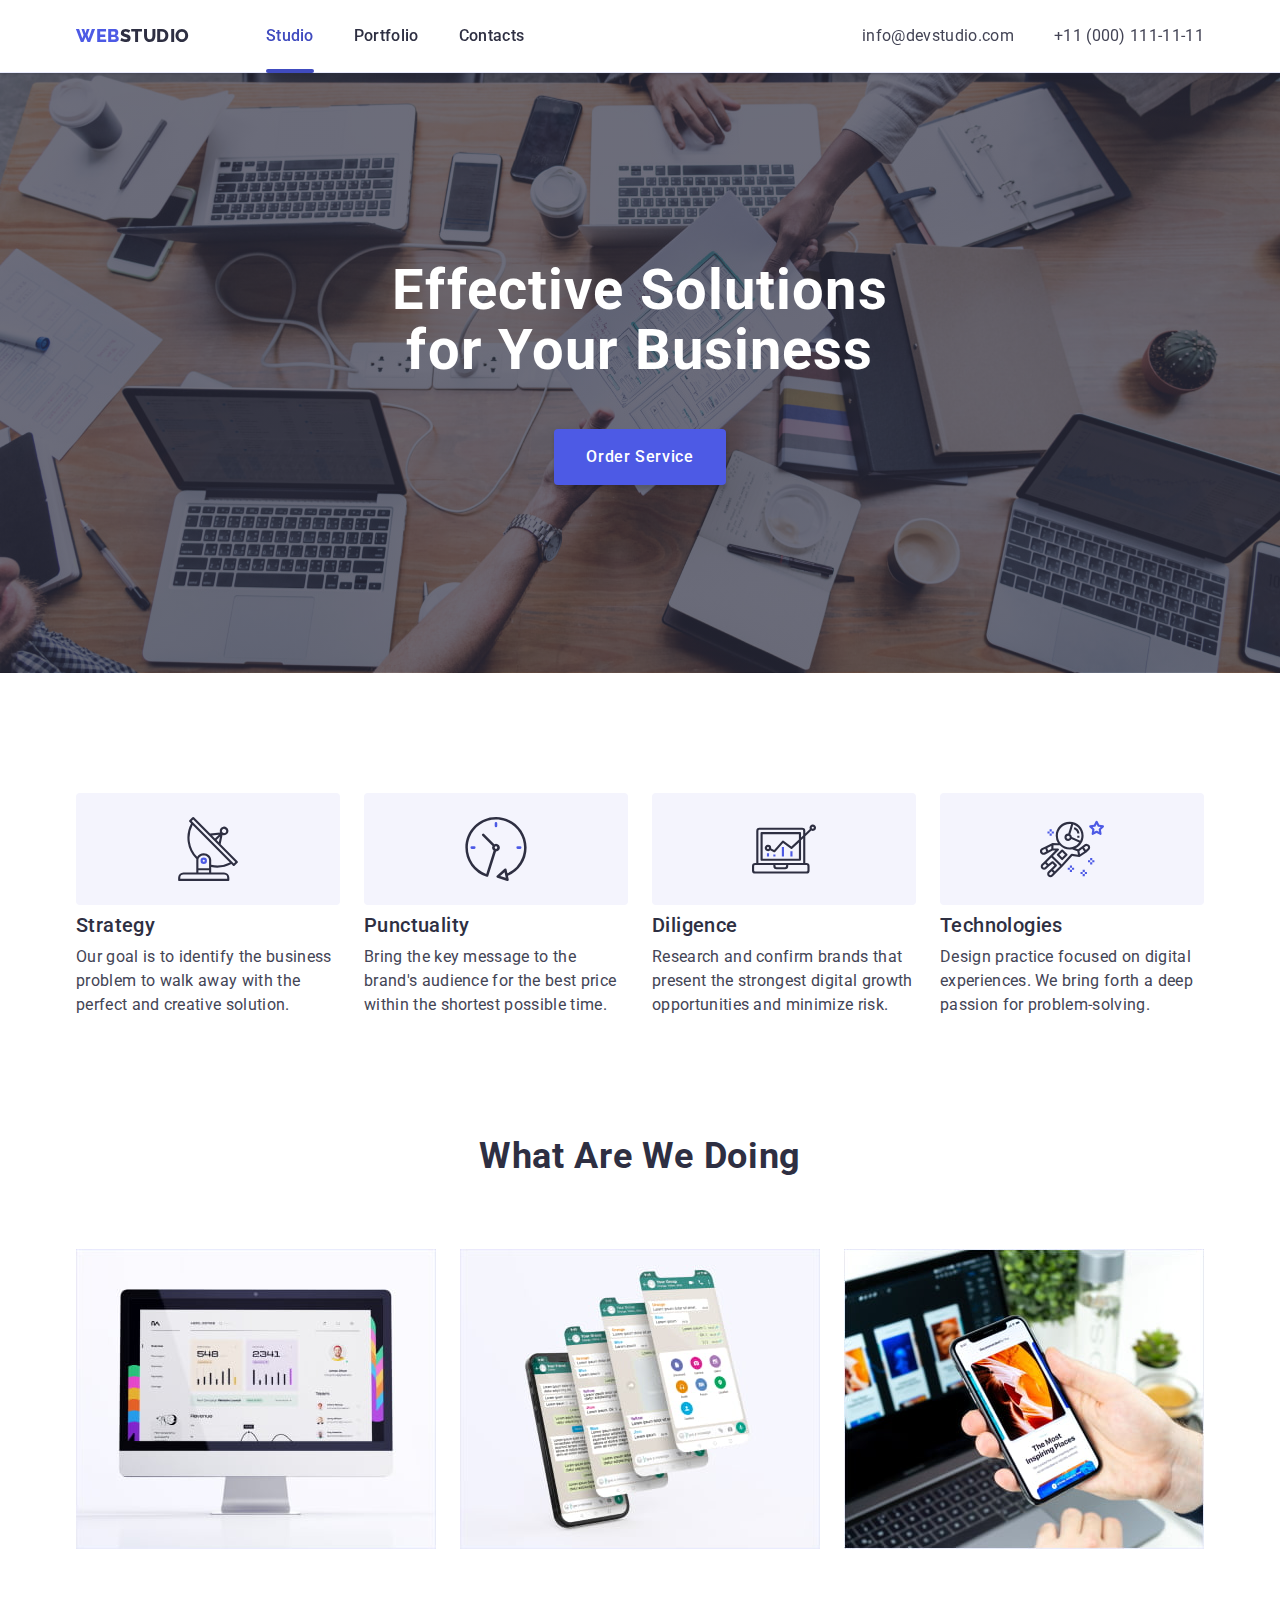
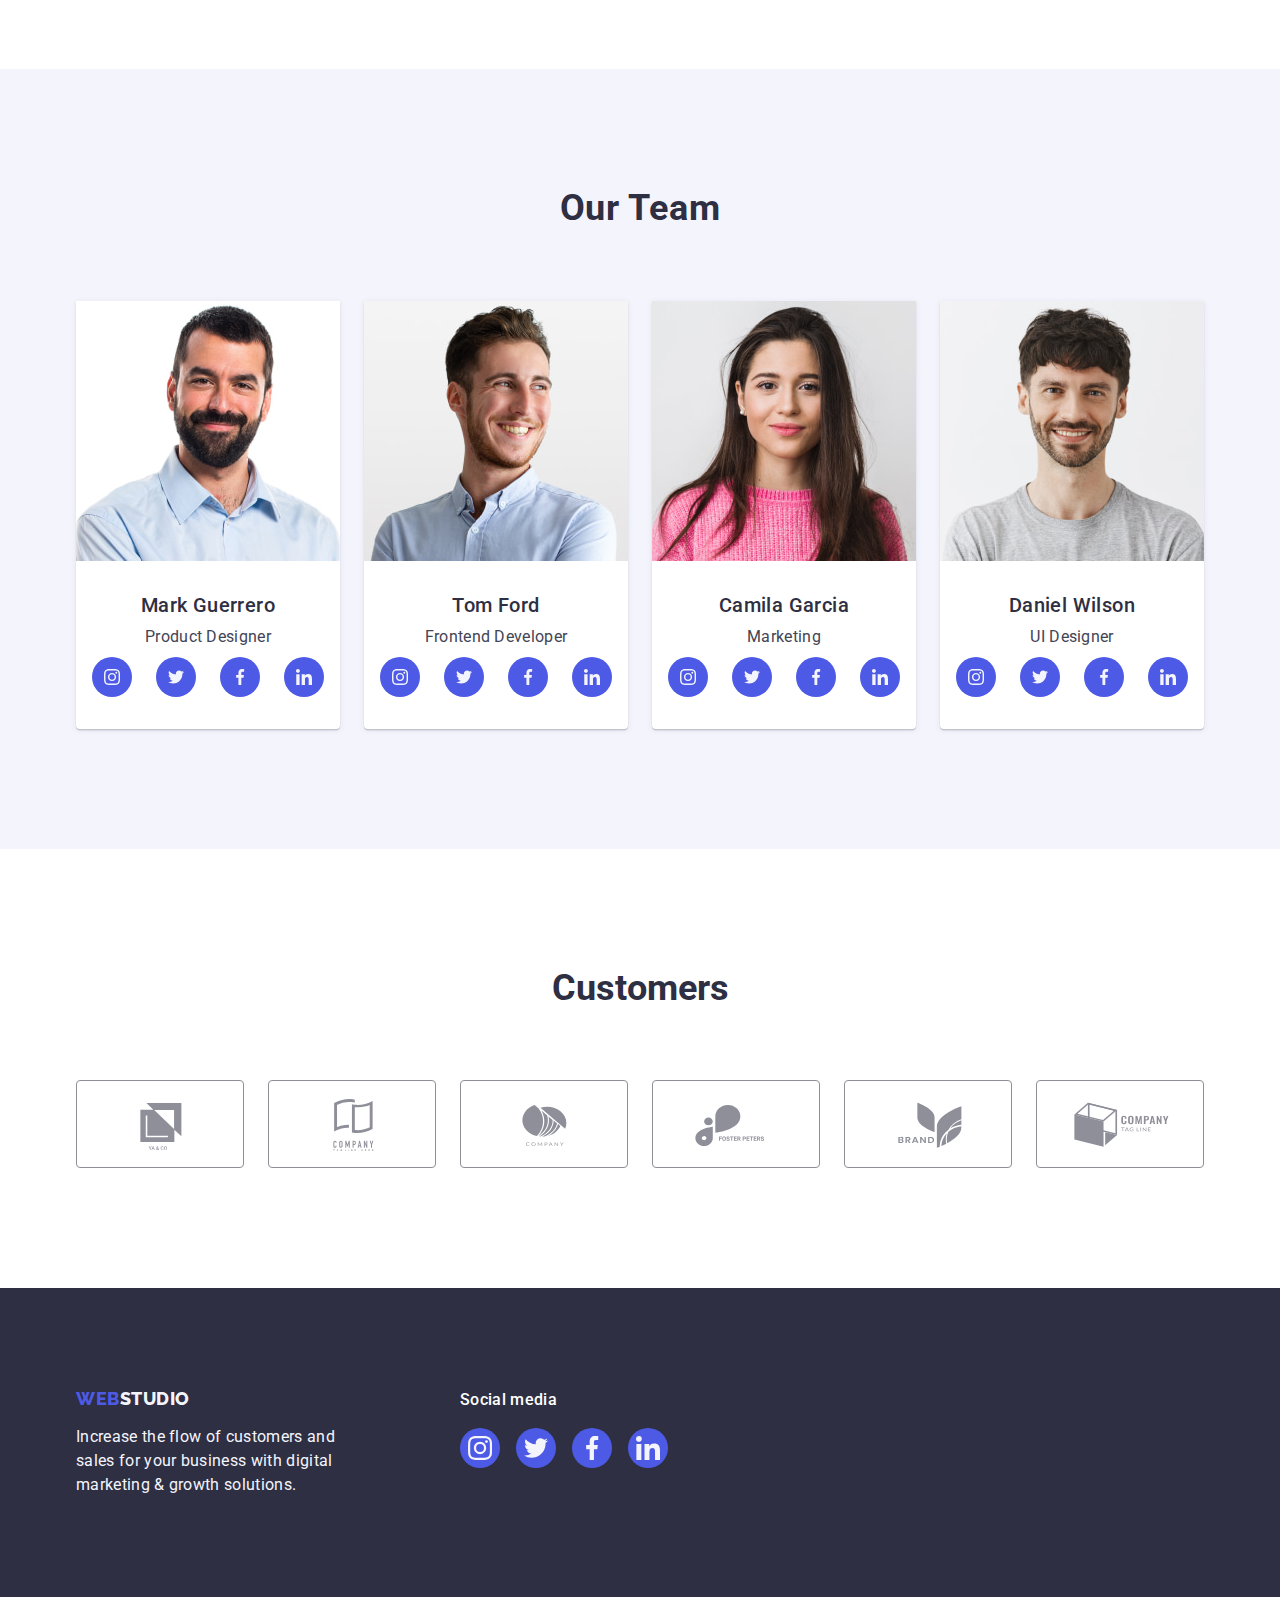
<file: index.html>
<!DOCTYPE html>
<html lang="en">
  <head>
    <meta charset="UTF-8" />
    <meta http-equiv="X-UA-Compatible" content="IE=edge" />
    <meta name="viewport" content="width=device-width, initial-scale=1.0" />
    <title>Document</title>
    <!-- Google fonts -->
    <link rel="preconnect" href="https://fonts.googleapis.com" />
    <link rel="preconnect" href="https://fonts.gstatic.com" crossorigin />
    <link
      href="https://fonts.googleapis.com/css2?family=Raleway:wght@800&family=Roboto:wght@400;500;700;900&display=swap"
      rel="stylesheet" />
    <!-- Modern normalize min -->
    <link
      rel="stylesheet"
      href="https://cdnjs.cloudflare.com/ajax/libs/modern-normalize/1.1.0/modern-normalize.min.css" />
    <!-- Styles -->
    <link rel="stylesheet" href="./css/styles.css" />
  </head>
  <body>
    <!-- header section -->
    <header class="header">
      <div class="container container-nav-contact">
        <nav class="header-nav">
          <!-- logo -->
          <a class="header-logo-link link" href="./index.html">Web<span class="header-logo-text">Studio</span></a>
          <!-- navigation -->
          <ul class="header-list list">
            <li class="header-item">
              <a class="header-link link active" href="./index.html">Studio</a>
            </li>
            <li class="header-item">
              <a class="header-link link" href="./portfolio.html">Portfolio</a>
            </li>
            <li class="header-item">
              <a class="header-link link" href="">Contacts</a>
            </li>
          </ul>
        </nav>
        <address class="contacts">
          <ul class="contacts-list list">
            <li class="contacts-item">
              <a class="contacts-link link" href="mailto:info@devstudio.com">info@devstudio.com</a>
            </li>
            <li class="contacts-item">
              <a class="contacts-link link" href="tel:+110001111111">+11 (000) 111-11-11</a>
            </li>
          </ul>
        </address>
      </div>
    </header>
    <main>
      <!-- hero section -->
      <section class="hero">
        <div class="container container-hero">
          <h1 class="hero-title">Effective Solutions for Your Business</h1>
          <button class="hero-btn" type="button" data-modal-open>Order Service</button>
        </div>
      </section>
      <!-- goals -->
      <section class="section goals">
        <div class="container container-goals">
          <h2 class="visually-hidden">Goals</h2>
          <ul class="card-set goals-list list">
            <li class="card-set-item goals-item">
              <div class="container-icon">
                <svg class="goals-icon" width="64" height="64">
                  <use href="./images/icons.svg#antenna"></use>
                </svg>
              </div>
              <h3 class="goals-title subtitle">Strategy</h3>
              <p class="goals-desc">
                Our goal is to identify the business problem to walk away with the perfect and creative solution.
              </p>
            </li>
            <li class="card-set-item goals-item">
              <div class="container-icon">
                <svg class="goals-icon" width="64" height="64">
                  <use href="./images/icons.svg#clock"></use>
                </svg>
              </div>
              <h3 class="goals-title subtitle">Punctuality</h3>
              <p class="goals-desc">
                Bring the key message to the brand's audience for the best price within the shortest possible time.
              </p>
            </li>
            <li class="card-set-item goals-item">
              <div class="container-icon">
                <svg class="goals-icon" width="64" height="64">
                  <use href="./images/icons.svg#diagram"></use>
                </svg>
              </div>
              <h3 class="goals-title subtitle">Diligence</h3>
              <p class="goals-desc">
                Research and confirm brands that present the strongest digital growth opportunities and minimize risk.
              </p>
            </li>
            <li class="card-set-item goals-item">
              <div class="container-icon">
                <svg class="goals-icon" width="64" height="64">
                  <use href="./images/icons.svg#astronaut"></use>
                </svg>
              </div>
              <h3 class="goals-title subtitle">Technologies</h3>
              <p class="goals-desc">
                Design practice focused on digital experiences. We bring forth a deep passion for problem-solving.
              </p>
            </li>
          </ul>
        </div>
      </section>
      <!-- services -->
      <section class="section services">
        <div class="container container-services">
          <h2 class="services-title">What are we doing</h2>
          <ul class="services-list card-set list">
            <li class="services-item card-set-item">
              <img src="./images/services/monitor.jpg" alt="monitor img" width="360" />
            </li>
            <li class="services-item card-set-item">
              <img src="./images/services/phone-sotial-network.jpg" alt="phone sotial network img" width="360" />
            </li>
            <li class="services-item card-set-item">
              <img src="./images/services/phone-travel-places.jpg" alt="phone travel places img" width="360" />
            </li>
          </ul>
        </div>
      </section>
      <!-- team -->
      <section class="section team">
        <div class="container">
          <h2 class="team-title">Our Team</h2>
          <ul class="card-set list">
            <li class="card-set-item team-item">
              <img
                class="team-img"
                src="./images/team/mark-guerrero.jpg"
                alt="Mark Guerrero Product Designer"
                width="264" />
              <div class="container-team-member">
                <h3 class="team-member subtitle">Mark Guerrero</h3>
                <p class="team-desc">Product Designer</p>
                <ul class="socials list">
                  <li class="socials-item">
                    <a
                      class="socials-link link"
                      href=""
                      target="_blank"
                      rel="noopener noreferrer"
                      aria-label="instagram icon">
                      <svg class="socials-icon" width="16" height="16">
                        <use href="./images/icons.svg#instagram"></use>
                      </svg>
                    </a>
                  </li>
                  <li class="socials-item">
                    <a
                      class="socials-link link"
                      href=""
                      target="_blank"
                      rel="noopener noreferrer"
                      aria-label="twitter icon">
                      <svg class="socials-icon" width="16" height="16">
                        <use href="./images/icons.svg#twitter"></use>
                      </svg>
                    </a>
                  </li>
                  <li class="socials-item">
                    <a
                      class="socials-link link"
                      href=""
                      target="_blank"
                      rel="noopener noreferrer"
                      aria-label="facebook icon">
                      <svg class="socials-icon" width="16" height="16">
                        <use href="./images/icons.svg#facebook"></use>
                      </svg>
                    </a>
                  </li>
                  <li class="socials-item">
                    <a
                      class="socials-link link"
                      href=""
                      target="_blank"
                      rel="noopener noreferrer"
                      aria-label="linkedin icon">
                      <svg class="socials-icon" width="16" height="16">
                        <use href="./images/icons.svg#linkedin"></use>
                      </svg>
                    </a>
                  </li>
                </ul>
              </div>
            </li>
            <li class="card-set-item team-item">
              <img class="team-img" src="./images/team/tom-ford.jpg" alt="Tom Ford Frontend Developer" width="264" />
              <div class="container-team-member">
                <h3 class="team-member subtitle">Tom Ford</h3>
                <p class="team-desc">Frontend Developer</p>
                <ul class="socials list">
                  <li class="socials-item">
                    <a
                      class="socials-link link"
                      href=""
                      target="_blank"
                      rel="noopener noreferrer"
                      aria-label="instagram icon">
                      <svg class="socials-icon" width="16" height="16">
                        <use href="./images/icons.svg#instagram"></use>
                      </svg>
                    </a>
                  </li>
                  <li class="socials-item">
                    <a
                      class="socials-link link"
                      href=""
                      target="_blank"
                      rel="noopener noreferrer"
                      aria-label="twitter icon">
                      <svg class="socials-icon" width="16" height="16">
                        <use href="./images/icons.svg#twitter"></use>
                      </svg>
                    </a>
                  </li>
                  <li class="socials-item">
                    <a
                      class="socials-link link"
                      href=""
                      target="_blank"
                      rel="noopener noreferrer"
                      aria-label="facebook icon">
                      <svg class="socials-icon" width="16" height="16">
                        <use href="./images/icons.svg#facebook"></use>
                      </svg>
                    </a>
                  </li>
                  <li class="socials-item">
                    <a
                      class="socials-link link"
                      href=""
                      target="_blank"
                      rel="noopener noreferrer"
                      aria-label="linkedin icon">
                      <svg class="socials-icon" width="16" height="16">
                        <use href="./images/icons.svg#linkedin"></use>
                      </svg>
                    </a>
                  </li>
                </ul>
              </div>
            </li>
            <li class="card-set-item team-item">
              <img class="team-img" src="./images/team/camila-garcia.jpg" alt="Camila Garcia Marketing" width="264" />
              <div class="container-team-member">
                <h3 class="team-member subtitle">Camila Garcia</h3>
                <p class="team-desc">Marketing</p>
                <ul class="socials list">
                  <li class="socials-item">
                    <a
                      class="socials-link link"
                      href=""
                      target="_blank"
                      rel="noopener noreferrer"
                      aria-label="instagram icon">
                      <svg class="socials-icon" width="16" height="16">
                        <use href="./images/icons.svg#instagram"></use>
                      </svg>
                    </a>
                  </li>
                  <li class="socials-item">
                    <a
                      class="socials-link link"
                      href=""
                      target="_blank"
                      rel="noopener noreferrer"
                      aria-label="twitter icon">
                      <svg class="socials-icon" width="16" height="16">
                        <use href="./images/icons.svg#twitter"></use>
                      </svg>
                    </a>
                  </li>
                  <li class="socials-item">
                    <a
                      class="socials-link link"
                      href=""
                      target="_blank"
                      rel="noopener noreferrer"
                      aria-label="facebook icon">
                      <svg class="socials-icon" width="16" height="16">
                        <use href="./images/icons.svg#facebook"></use>
                      </svg>
                    </a>
                  </li>
                  <li class="socials-item">
                    <a
                      class="socials-link link"
                      href=""
                      target="_blank"
                      rel="noopener noreferrer"
                      aria-label="linkedin icon">
                      <svg class="socials-icon" width="16" height="16">
                        <use href="./images/icons.svg#linkedin"></use>
                      </svg>
                    </a>
                  </li>
                </ul>
              </div>
            </li>
            <li class="card-set-item team-item">
              <img class="team-img" src="./images/team/daniel-wlson.jpg" alt="Daniel Wilson UI Designer" width="264" />
              <div class="container-team-member">
                <h3 class="team-member subtitle">Daniel Wilson</h3>
                <p class="team-desc">UI Designer</p>
                <ul class="socials list">
                  <li class="socials-item">
                    <a
                      class="socials-link link"
                      href=""
                      target="_blank"
                      rel="noopener noreferrer"
                      aria-label="instagram icon">
                      <svg class="socials-icon" width="16" height="16">
                        <use href="./images/icons.svg#instagram"></use>
                      </svg>
                    </a>
                  </li>
                  <li class="socials-item">
                    <a
                      class="socials-link link"
                      href=""
                      target="_blank"
                      rel="noopener noreferrer"
                      aria-label="twitter icon">
                      <svg class="socials-icon" width="16" height="16">
                        <use href="./images/icons.svg#twitter"></use>
                      </svg>
                    </a>
                  </li>
                  <li class="socials-item">
                    <a
                      class="socials-link link"
                      href=""
                      target="_blank"
                      rel="noopener noreferrer"
                      aria-label="facebook icon">
                      <svg class="socials-icon" width="16" height="16">
                        <use href="./images/icons.svg#facebook"></use>
                      </svg>
                    </a>
                  </li>
                  <li class="socials-item">
                    <a
                      class="socials-link link"
                      href=""
                      target="_blank"
                      rel="noopener noreferrer"
                      aria-label="linkedin icon">
                      <svg class="socials-icon" width="16" height="16">
                        <use href="./images/icons.svg#linkedin"></use>
                      </svg>
                    </a>
                  </li>
                </ul>
              </div>
            </li>
          </ul>
        </div>
      </section>
      <!-- custumers -->
      <section class="section customers">
        <div class="container-customers container">
          <h2 class="customers-title">Customers</h2>
          <ul class="custumers list">
            <li class="customer-item">
              <a
                class="customer-link link"
                href=""
                target="_blank"
                rel="noopener noreferrer"
                aria-label="logo-one icon">
                <svg class="customer-icon" width="104" height="56">
                  <use href="./images/icons.svg#logo-one"></use>
                </svg>
              </a>
            </li>
            <li class="customer-item">
              <a
                class="customer-link link"
                href=""
                target="_blank"
                rel="noopener noreferrer"
                aria-label="logo-two icon">
                <svg class="customer-icon" width="104" height="56">
                  <use href="./images/icons.svg#logo-two"></use>
                </svg>
              </a>
            </li>
            <li class="customer-item">
              <a
                class="customer-link link"
                href=""
                target="_blank"
                rel="noopener noreferrer"
                aria-label="logo-three icon">
                <svg class="customer-icon" width="104" height="56">
                  <use href="./images/icons.svg#logo-three"></use>
                </svg>
              </a>
            </li>
            <li class="customer-item">
              <a
                class="customer-link link"
                href=""
                target="_blank"
                rel="noopener noreferrer"
                aria-label="logo-four icon">
                <svg class="customer-icon" width="104" height="56">
                  <use href="./images/icons.svg#logo-four"></use>
                </svg>
              </a>
            </li>
            <li class="customer-item">
              <a
                class="customer-link link"
                href=""
                target="_blank"
                rel="noopener noreferrer"
                aria-label="logo-five icon">
                <svg class="customer-icon" width="104" height="56">
                  <use href="./images/icons.svg#logo-five"></use>
                </svg>
              </a>
            </li>
            <li class="customer-item">
              <a
                class="customer-link link"
                href=""
                target="_blank"
                rel="noopener noreferrer"
                aria-label="logo-six icon">
                <svg class="customer-icon" width="104" height="56">
                  <use href="./images/icons.svg#logo-six"></use>
                </svg>
              </a>
            </li>
          </ul>
        </div>
      </section>
    </main>
    <!-- footer -->
    <footer class="footer">
      <div class="container footer-content">
        <div class="container-footer">
          <a class="footer-logo-link link" href="./index.html">Web<span class="footer-logo-text">Studio</span></a>
          <p class="footer-desc">
            Increase the flow of customers and sales for your business with digital marketing & growth solutions.
          </p>
        </div>
        <div class="social-footer">
          <p class="social-media">Social media</p>
          <ul class="socials list footer-soc-list">
            <li class="socials-item">
              <a
                class="socials-link link footer-soc"
                href=""
                target="_blank"
                rel="noopener noreferrer"
                aria-label="instagram icon">
                <svg class="socials-icon" width="24" height="24">
                  <use href="./images/icons.svg#instagram"></use>
                </svg>
              </a>
            </li>
            <li class="socials-item">
              <a
                class="socials-link link footer-soc"
                href=""
                target="_blank"
                rel="noopener noreferrer"
                aria-label="twitter icon">
                <svg class="socials-icon" width="24" height="24">
                  <use href="./images/icons.svg#twitter"></use>
                </svg>
              </a>
            </li>
            <li class="socials-item">
              <a
                class="socials-link link footer-soc"
                href=""
                target="_blank"
                rel="noopener noreferrer"
                aria-label="facebook icon">
                <svg class="socials-icon" width="24" height="24">
                  <use href="./images/icons.svg#facebook"></use>
                </svg>
              </a>
            </li>
            <li class="socials-item">
              <a
                class="socials-link link footer-soc"
                href=""
                target="_blank"
                rel="noopener noreferrer"
                aria-label="linkedin icon">
                <svg class="socials-icon" width="24" height="24">
                  <use href="./images/icons.svg#linkedin"></use>
                </svg>
              </a>
            </li>
          </ul>
        </div>
      </div>
    </footer>
    <!-- Modal-window  -->
    <div class="backdrop is-hidden" data-modal>
      <div class="modal">
        <button class="modal-close-btn" type="button" data-modal-close>
          <svg class="modal-close-icon" width="8" height="8">
            <use href="./images/icons.svg#close-icon"></use>
          </svg>
        </button>
      </div>
    </div>
    <script src="./js/modal.js"></script>
  </body>
</html>
</file>
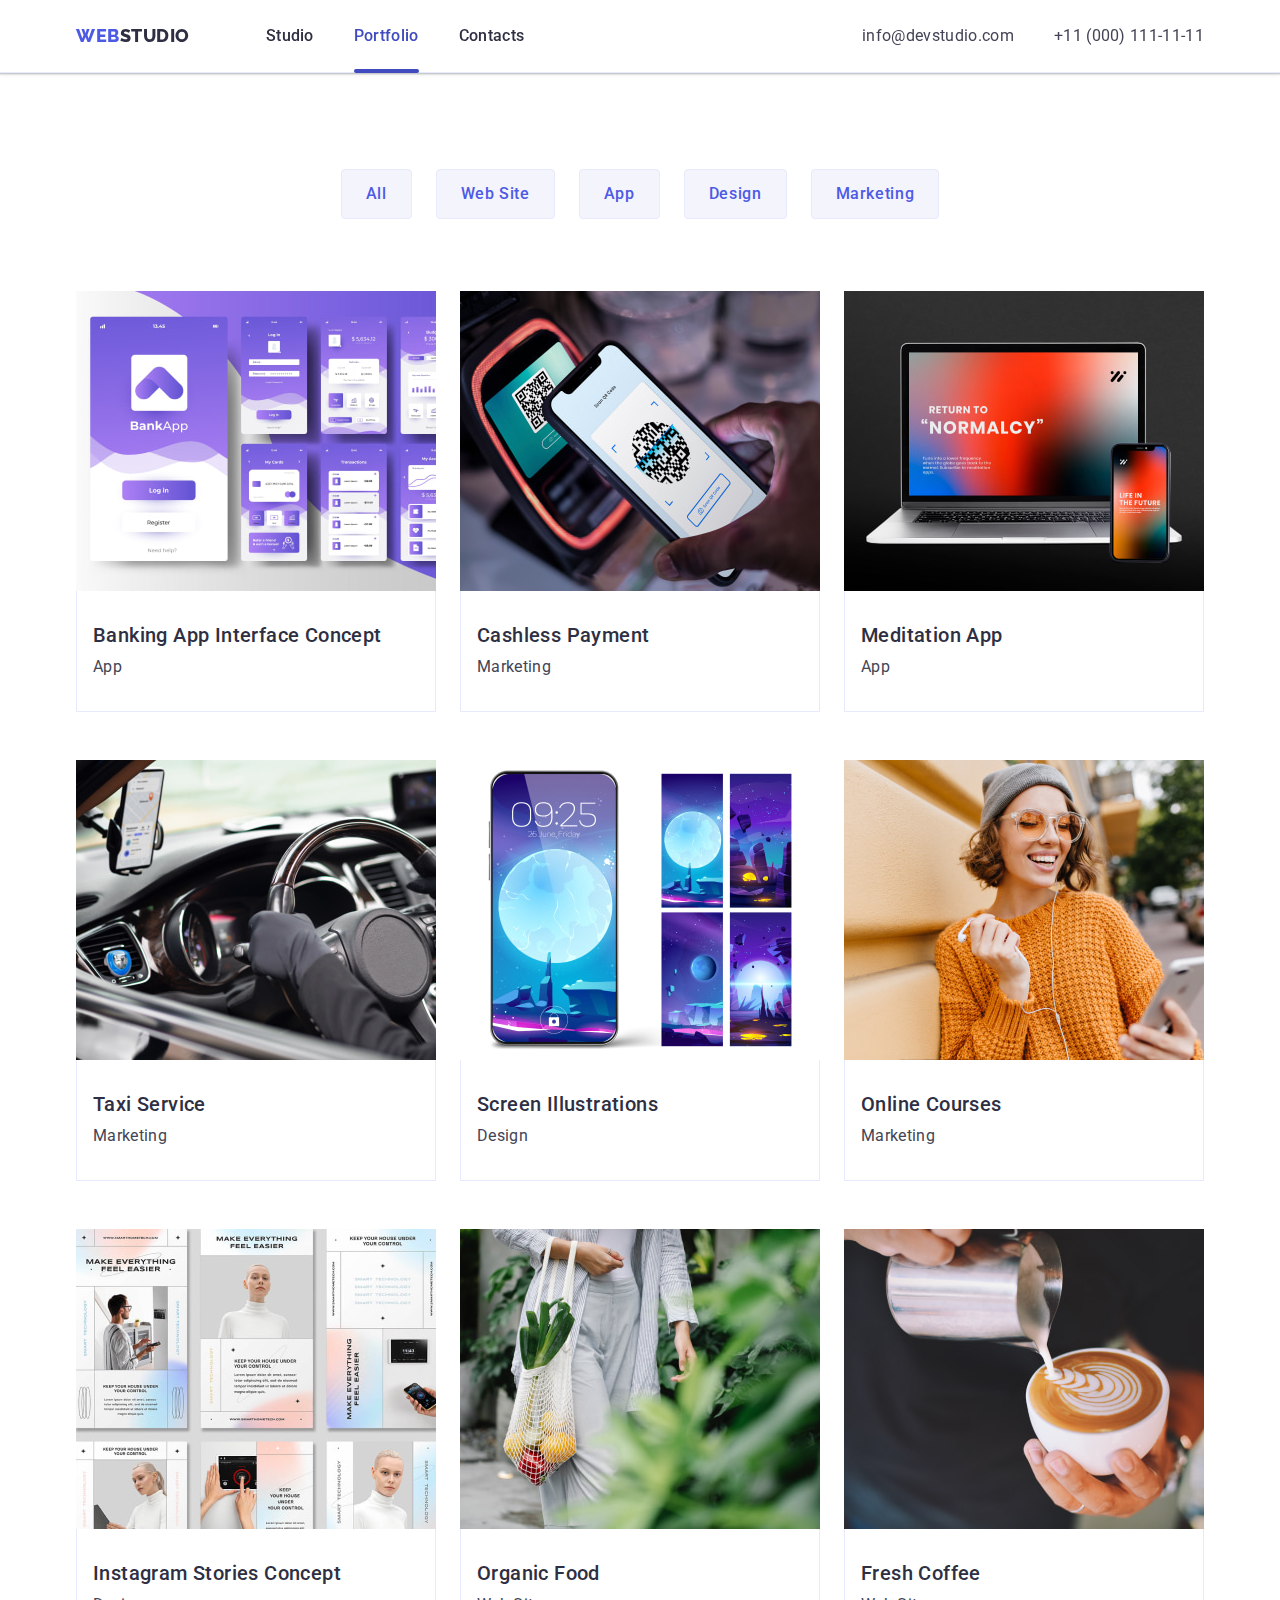
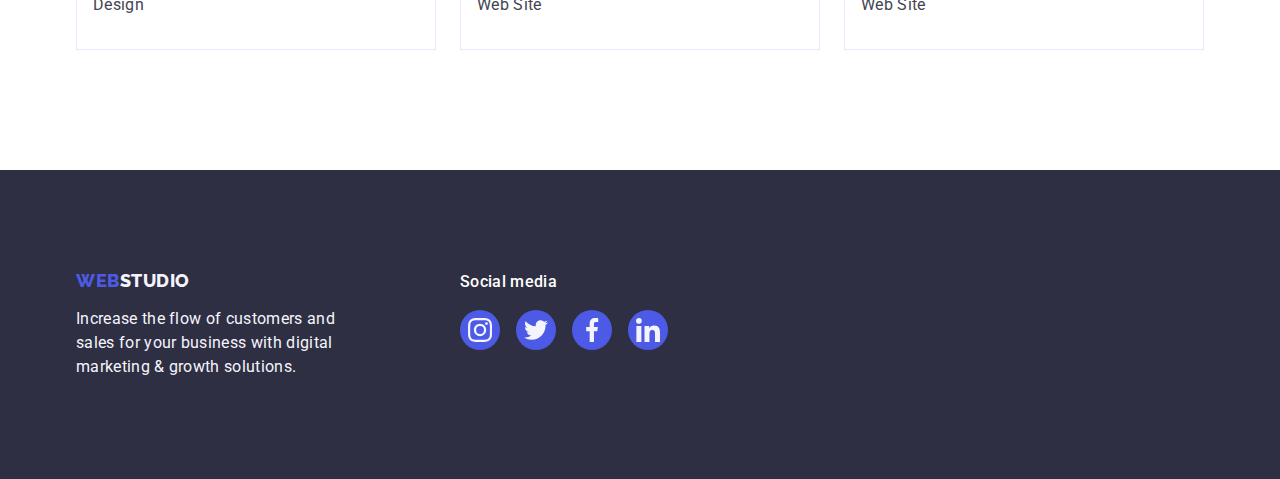
<file: portfolio.html>
<!DOCTYPE html>
<html lang="en">
  <head>
    <meta charset="UTF-8" />
    <meta http-equiv="X-UA-Compatible" content="IE=edge" />
    <meta name="viewport" content="width=device-width, initial-scale=1.0" />
    <title>Document</title>
    <!-- Google fonts -->
    <link rel="preconnect" href="https://fonts.googleapis.com" />
    <link rel="preconnect" href="https://fonts.gstatic.com" crossorigin />
    <link
      href="https://fonts.googleapis.com/css2?family=Raleway:wght@800&family=Roboto:wght@400;500;700;900&display=swap"
      rel="stylesheet" />
    <!-- Modern normalize min -->
    <link
      rel="stylesheet"
      href="https://cdnjs.cloudflare.com/ajax/libs/modern-normalize/1.1.0/modern-normalize.min.css" />

    <link rel="stylesheet" href="./css/styles.css" />
  </head>
  <body>
    <!-- header section -->
    <header class="header">
      <div class="container container-nav-contact">
        <nav class="header-nav">
          <!-- logo -->
          <a class="header-logo-link link" href="./index.html">Web<span class="header-logo-text">Studio</span></a>
          <ul class="header-list list">
            <li class="header-item">
              <a class="header-link link" href="./index.html">Studio</a>
            </li>
            <li class="header-item">
              <a class="header-link link active" href="./portfolio.html">Portfolio</a>
            </li>
            <li class="header-item">
              <a class="header-link link" href="">Contacts</a>
            </li>
          </ul>
        </nav>
        <address class="contacts">
          <ul class="contacts-list list">
            <li class="contacts-item">
              <a class="contacts-link link" href="mailto:info@devstudio.com">info@devstudio.com</a>
            </li>
            <li class="contacts-item">
              <a class="contacts-link link" href="tel:+110001111111">+11 (000) 111-11-11</a>
            </li>
          </ul>
        </address>
      </div>
    </header>
    <main>
      <!-- content section -->

      <section class="section content">
        <div class="container">
          <h1 class="visually-hidden">Content</h1>
          <ul class="content-list list">
            <li class="content-item link">
              <button class="content-btn" type="button">All</button>
            </li>
            <li class="content-item">
              <button class="content-btn" type="button">Web Site</button>
            </li>
            <li class="content-item">
              <button class="content-btn" type="button">App</button>
            </li>
            <li class="content-item">
              <button class="content-btn" type="button">Design</button>
            </li>
            <li class="content-item">
              <button class="content-btn" type="button">Marketing</button>
            </li>
          </ul>
          <!--Projects-->
          <ul class="projects-list card-set list">
            <li class="projects-item card-set-item">
              <a class="projects-link link" href="">
                <div class="projects-thumb">
                  <img
                    class="projects-img"
                    src="./images/projects/banking-app-interface-concept.jpg"
                    alt="Banking App Interface Concept imgage"
                    width="360" />
                  <p class="overlay overlay-text">
                    14 Stylish and User-Friendly App Design Concepts · Task Manager App · Calorie Tracker App · Exotic
                    Fruit Ecommerce App · Cloud Storage App
                  </p>
                </div>
                <div class="container-projects">
                  <h2 class="projects-title">Banking App Interface Concept</h2>
                  <p class="projects-desc">App</p>
                </div>
              </a>
            </li>
            <li class="projects-item card-set-item">
              <a class="projects-link link" href="">
                <div class="projects-thumb">
                  <img
                    class="projects-img"
                    src="./images/projects/cashless-payment.jpg"
                    alt="Cashless Payment imgage"
                    width="360" />
                  <p class="overlay overlay-text">
                    14 Stylish and User-Friendly App Design Concepts · Task Manager App · Calorie Tracker App · Exotic
                    Fruit Ecommerce App · Cloud Storage App
                  </p>
                </div>
                <div class="container-projects">
                  <h2 class="projects-title">Cashless Payment</h2>
                  <p class="projects-desc">Marketing</p>
                </div>
              </a>
            </li>
            <li class="projects-item card-set-item">
              <a class="projects-link link" href="">
                <div class="projects-thumb">
                  <img
                    class="projects-img"
                    src="./images/projects/meditation-app.jpg"
                    alt="Meditation App imgage"
                    width="360" />
                  <p class="overlay overlay-text">
                    14 Stylish and User-Friendly App Design Concepts · Task Manager App · Calorie Tracker App · Exotic
                    Fruit Ecommerce App · Cloud Storage App
                  </p>
                </div>
                <div class="container-projects">
                  <h2 class="projects-title">Meditation App</h2>
                  <p class="projects-desc">App</p>
                </div>
              </a>
            </li>
            <li class="projects-item card-set-item">
              <a class="projects-link link" href="">
                <div class="projects-thumb">
                  <img
                    class="projects-img"
                    src="./images/projects/taxi-service.jpg"
                    alt="Taxi Service imgage"
                    width="360" />
                  <p class="overlay overlay-text">
                    14 Stylish and User-Friendly App Design Concepts · Task Manager App · Calorie Tracker App · Exotic
                    Fruit Ecommerce App · Cloud Storage App
                  </p>
                </div>
                <div class="container-projects">
                  <h2 class="projects-title">Taxi Service</h2>
                  <p class="projects-desc">Marketing</p>
                </div>
              </a>
            </li>
            <li class="projects-item card-set-item">
              <a class="projects-link link" href="">
                <div class="projects-thumb">
                  <img
                    class="projects-img"
                    src="./images/projects/screen-illustrations.jpg"
                    alt="Screen Illustrations imgage"
                    width="360" />
                  <p class="overlay overlay-text">
                    14 Stylish and User-Friendly App Design Concepts · Task Manager App · Calorie Tracker App · Exotic
                    Fruit Ecommerce App · Cloud Storage App
                  </p>
                </div>
                <div class="container-projects">
                  <h2 class="projects-title">Screen Illustrations</h2>
                  <p class="projects-desc">Design</p>
                </div>
              </a>
            </li>
            <li class="projects-item card-set-item">
              <a class="projects-link link" href="">
                <div class="projects-thumb">
                  <img
                    class="projects-img"
                    src="./images/projects/online-courses.jpg"
                    alt="Online Courses imgage"
                    width="360" />
                  <p class="overlay overlay-text">
                    14 Stylish and User-Friendly App Design Concepts · Task Manager App · Calorie Tracker App · Exotic
                    Fruit Ecommerce App · Cloud Storage App
                  </p>
                </div>
                <div class="container-projects">
                  <h2 class="projects-title">Online Courses</h2>
                  <p class="projects-desc">Marketing</p>
                </div>
              </a>
            </li>
            <li class="projects-item card-set-item">
              <a class="projects-link link" href="">
                <div class="projects-thumb">
                  <img
                    class="projects-img"
                    src="./images/projects/instagram-stories-concept.jpg"
                    alt="Instagram Stories Concept"
                    width="360" />
                  <p class="overlay overlay-text">
                    14 Stylish and User-Friendly App Design Concepts · Task Manager App · Calorie Tracker App · Exotic
                    Fruit Ecommerce App · Cloud Storage App
                  </p>
                </div>
                <div class="container-projects">
                  <h2 class="projects-title">Instagram Stories Concept</h2>
                  <p class="projects-desc">Design</p>
                </div>
              </a>
            </li>
            <li class="projects-item card-set-item">
              <a class="projects-link link" href="">
                <div class="projects-thumb">
                  <img
                    class="projects-img"
                    src="./images/projects/organic-food.jpg"
                    alt="Organic Food imgage"
                    width="360" />
                  <p class="overlay overlay-text">
                    14 Stylish and User-Friendly App Design Concepts · Task Manager App · Calorie Tracker App · Exotic
                    Fruit Ecommerce App · Cloud Storage App
                  </p>
                </div>
                <div class="container-projects">
                  <h2 class="projects-title">Organic Food</h2>
                  <p class="projects-desc">Web Site</p>
                </div>
              </a>
            </li>
            <li class="projects-item card-set-item">
              <a class="projects-link link" href="">
                <div class="projects-thumb">
                  <img
                    class="projects-img"
                    src="./images/projects/fresh-coffee.jpg"
                    alt="Fresh Coffee imgage"
                    width="360" />
                  <p class="overlay overlay-text">
                    14 Stylish and User-Friendly App Design Concepts · Task Manager App · Calorie Tracker App · Exotic
                    Fruit Ecommerce App · Cloud Storage App
                  </p>
                </div>
                <div class="container-projects">
                  <h2 class="projects-title">Fresh Coffee</h2>
                  <p class="projects-desc">Web Site</p>
                </div>
              </a>
            </li>
          </ul>
        </div>
      </section>
    </main>
    <!-- footer -->
    <footer class="footer">
      <div class="container footer-content">
        <div class="container-footer">
          <a class="footer-logo-link link" href="./index.html">Web<span class="footer-logo-text">Studio</span></a>
          <p class="footer-desc">
            Increase the flow of customers and sales for your business with digital marketing & growth solutions.
          </p>
        </div>
        <div class="social-footer">
          <p class="social-media">Social media</p>
          <ul class="socials list footer-soc-list">
            <li class="socials-item">
              <a
                class="socials-link link footer-soc"
                href=""
                target="_blank"
                rel="noopener noreferrer"
                aria-label="instagram icon">
                <svg class="socials-icon" width="24" height="24">
                  <use href="./images/icons.svg#instagram"></use>
                </svg>
              </a>
            </li>
            <li class="socials-item">
              <a
                class="socials-link link footer-soc"
                href=""
                target="_blank"
                rel="noopener noreferrer"
                aria-label="twitter icon">
                <svg class="socials-icon" width="24" height="24">
                  <use href="./images/icons.svg#twitter"></use>
                </svg>
              </a>
            </li>
            <li class="socials-item">
              <a
                class="socials-link link footer-soc"
                href=""
                target="_blank"
                rel="noopener noreferrer"
                aria-label="facebook icon">
                <svg class="socials-icon" width="24" height="24">
                  <use href="./images/icons.svg#facebook"></use>
                </svg>
              </a>
            </li>
            <li class="socials-item">
              <a
                class="socials-link link footer-soc"
                href=""
                target="_blank"
                rel="noopener noreferrer"
                aria-label="linkedin icon">
                <svg class="socials-icon" width="24" height="24">
                  <use href="./images/icons.svg#linkedin"></use>
                </svg>
              </a>
            </li>
          </ul>
        </div>
      </div>
    </footer>
  </body>
</html>
</file>
<file: css/styles.css>
:root {
    /* colors */
    --title-text-color: #2E2F42;
    --primary-text-color: #434455;
    --primary-text-white-color: #ffffff;
    --primary-text-light-color: #F4F4FD;
    --dark-bg-color: #2E2F42;
    --primary-bg-color: #E5E5E5;
    --light-bg-color: #F4F4FD;
    --acent-color: #4D5AE5;
    --active-color: #404BBF;
    /* додані через ФІГМУ */
    --color-green: #31d0aa;
    --color-light-slate: #8e8f99;
    --color-cornflower: #e7e9fc;
    --color-dairy: #fcfcfc;

    /* fonts */
    --primary-font: Roboto, sans-serif;
    --secondary-font: Raleway, sans-serif;
    /* others */
    --indent: 24px;
    --items: 4;

    --animation-speed: 250ms;

    --header-idx: 10;
    --modal-idx: 100;
}



/* bacic styles */
body {
    background-color: var(--primary-text-white-color);
    font-family: Roboto, sans-serif;
    color: #434455
}

html {
    box-sizing: border-box;
}

*,
*::before,
*::after {
    box-sizing: inherit;
}

.link {
    text-decoration: none
}

.list {
    list-style: none;
    margin: 0;
    padding: 0;

}

h1,
h2,
h3,
p {
    margin: 0;
}

.subtitle {
    margin-bottom: 8px;
}

img {
    display: block;
}

.container {
    width: 1158px;
    margin: 0 auto;
    padding: 0 15px;

    /* 
    outline: 2px solid red;
    outline-offset: -2px; */
}

.section {
    padding-bottom: 120px;
}

ul {
    padding-left: 0;
}

button {
    cursor: pointer;
}


/* card set */
.card-set {
    display: flex;
    flex-wrap: wrap;
    gap: var(--indent);

}

.card-set-item {
    flex-basis: calc((100% - var(--indent) * (var(--items) -1)) / var(--items));
    border-radius: 0px 0px 4px 4px;
}


.container-icon {
    display: flex;
    align-items: center;
    justify-content: center;
    height: 112px;
    background-color: var(--light-bg-color);
    border-radius: 4px;
    margin-bottom: 8px;
}

/* hidden */
.visually-hidden {
    position: absolute;
    width: 1px;
    height: 1px;
    margin: -1px;
    border: 0;
    padding: 0;
    white-space: nowrap;
    clip-path: inset(100%);
    clip: rect(0 0 0 0);
    overflow: hidden;
}

/* header styles + header and footer logo*/
.header {
    position: fixed;
    top: 0;
    width: 100%;
    background-color: var(--primary-text-white-color);
    border-bottom: 1px solid var(--color-cornflower);
    box-shadow: 0px 2px 1px rgba(46, 47, 66, 0.08), 0px 1px 1px rgba(46, 47, 66, 0.16), 0px 1px 6px rgba(46, 47, 66, 0.08);
    z-index: var(--header-idx);
}

.header-logo-link {
    color: var(--acent-color);
    font-family: "Raleway", sans-serif;
    font-style: normal;
    font-weight: 800;
    font-size: 18px;
    line-height: 1.17;
    letter-spacing: 0.03em;
    text-transform: uppercase;
    margin-right: 76px;
    padding-top: 24px;
    padding-bottom: 24px;

    z-index: var(--header-idx);
}

.header-logo-link {
    display: inline-block;

}

.header-logo-text {
    color: var(--title-text-color);
}

.header-nav {
    margin-right: auto;
    display: flex;
    align-items: center;
}

.container-nav-contact {
    display: flex;
    align-items: center;
}

.logo-text {
    color: var(--dark-bg-color)
}

.header-list {
    display: flex;
    gap: 40px;
}

.header-item {}

.header-link {
    position: relative;

    color: var(--title-text-color);
    font-style: normal;
    font-weight: 500;
    font-size: 16px;
    line-height: 1.5;
    letter-spacing: 0.02em;
    padding: 24px 0 24px 0;
    display: block;

    transition: color var(--animation-speed) cubic-bezier(0.4, 0, 0.2, 1);

}

.header-link.active {
    color: var(--active-color);
    transition: color var(--animation-speed) cubic-bezier(0.4, 0, 0.2, 1);
}



.header-link:hover,
.header-link:focus {
    color: #404bbf;

}

.header-link::after {
    position: absolute;
    bottom: 15px;
    left: 0;
    content: "";
    display: block;
    width: 100%;
    height: 4px;
    border-radius: 2px;
    bottom: -1px;

    color: var(--active-color);
}

.header-link.active::after {
    background: #404BBF;
}

.contacts {
    font-style: normal
}

.contacts-list {
    display: flex;
    align-items: center;
    gap: 40px;

}

.contacts-item {}

.contacts-link {
    color: var(--primary-text-color);
    font-weight: 400;
    font-size: 16px;
    line-height: 1.5;
    letter-spacing: 0.02em;
    text-decoration: none;
    padding-top: 24px;
    padding-bottom: 24px;
    display: block;

    transition: color var(--active-color);
    transition: color var(--animation-speed);
    transition-timing-function: cubic-bezier(0.4, 0, 0.2, 1);
}

.contacts-link:hover,
.contacts-link:focus {
    color: #404bbf;
}

.container-nav-contact {}

/* <  hero section */
.container-hero,
.container-goals {}

.hero {
    max-width: 1440px;
    background-image: linear-gradient(rgba(46, 47, 66, 0.7), rgba(46, 47, 66, 0.7)), url(../images/hero/bg-img.jpg);
    background-repeat: no-repeat;
    background-position: center;
    margin-left: auto;
    margin-right: auto;
    margin-top: 73px;
    background-size: cover;
    background-color: var(--dark-bg-color);
    text-align: center;
    padding-bottom: 188px;
    padding-top: 188px;


}

.container-hero {}

.hero-title {
    color: var(--primary-text-white-color);
    font-size: 56px;
    font-family: "Roboto";
    font-weight: 700;
    font-style: normal;
    line-height: 1.07;
    letter-spacing: 0.02em;
    text-decoration: none;
    text-transform: none;
    margin-bottom: 48px;
    margin-left: auto;
    margin-right: auto;
    max-width: 496px;
}

.hero-btn {
    display: block;
    padding: 16px 32px;
    font-family: inherit;
    background-color: #4D5AE5;
    color: var(--primary-text-white-color);
    font-weight: 500;
    font-size: 16px;
    line-height: 1.5;
    letter-spacing: 0.04em;
    cursor: pointer;
    margin-left: auto;
    margin-right: auto;
    min-width: 169px;
    min-height: 56px;
    text-align: center;
    box-shadow: 0px 4px 4px rgba(0, 0, 0, 0.15);
    border-radius: 4px;
    border: none;


    transition: background-color var(--animation-speed) cubic-bezier(0.4, 0, 0.2, 1);

}

.hero-btn:hover,
.hero-btn:focus {
    background-color: #404BBF;
    color: var(--primary-text-white-color)
}

/* goals */
.goals {
    padding-top: 120px;
}

.container-goals {}

.goals {}


.goals-title {
    color: var(--title-text-color);
    font-style: normal;
    font-weight: 500;
    font-size: 20px;
    line-height: 1.2;
    letter-spacing: 0.02em;

}


.goals-list {
    display: flex;
    gap: 24px;

}

.goals-item: {}

.goals-desc {
    color: var(--primary-text-color);
    font-size: 16px;
    line-height: 1.5;
    letter-spacing: 0.02em;
    width: 264px;
}

/* goals icons */
.container {}

.icons {}

.goals-list {}

.list {}

.goals-item {}

.goals-link {}

.goals-icon {}

/* services */

.services {}


.services-title {
    color: var(--title-text-color);
    font-style: normal;
    font-weight: 700;
    font-size: 36px;
    line-height: 1.11;
    letter-spacing: 0.02em;
    text-transform: capitalize;
    text-align: center;
    margin-bottom: 72px;
}

.services-list {}

.services-item {}

/* team */


.container-team-member {
    padding-top: 32px;
    padding-bottom: 32px;
    text-align: center;


}

.team {
    background-color: var(--light-bg-color);
    padding: 120px 0;
}

.team-title {
    color: var(--title-text-color);
    font-size: 36px;
    line-height: 1.11;
    text-align: center;
    letter-spacing: 0.02em;
    text-transform: capitalize;
    margin-bottom: 72px;
}



.team-item {
    background-color: #FFFFFF;
    box-shadow: 0px 1px 6px rgba(46, 47, 66, 0.08), 0px 1px 1px rgba(46, 47, 66, 0.16), 0px 2px 1px rgba(46, 47, 66, 0.08);

}

.team-img {}

.team-member {
    color: var(--title-text-color);
    font-style: normal;
    font-weight: 500;
    font-size: 20px;
    line-height: 1.2;
    letter-spacing: 0.02em;
    margin-bottom: 8px;
}

.team-desc {
    color: var(--primary-text-color);
    font-size: 16px;
    line-height: 1.5;
    letter-spacing: 0.02em;
    margin-bottom: 8px;
}

/* sotials icons */
.socials {
    display: flex;
    justify-content: center;
    gap: 24px;
    align-items: center;

}

.footer-soc-list {
    display: flex;
    gap: 16px;

    transition: background-color var(--animation-speed) cubic-bezier(0.4, 0, 0.2, 1);
}

.socials-item {
    width: 40px;
    height: 40px;
}

.socials-link {
    display: flex;
    justify-content: center;
    align-items: center;
    border-radius: 50%;
    width: 100%;
    height: 100%;
    background-color: var(--acent-color);

    transition: background-color var(--animation-speed) cubic-bezier(0.4, 0, 0.2, 1);
}

.link {}

.socials-icon {
    fill: var(--light-bg-color);
}

.socials-link:hover,
.socials-link:focus {
    background-color: var(--active-color);
}

/* customers */
.customers {
    padding-top: 120px;
    padding-bottom: 120px;
}

.customers-title {
    font-style: normal;
    font-weight: 700;
    font-size: 36px;
    line-height: 1.1;
    text-align: center;
    color: var(--dark-bg-color);
    margin-bottom: 72px;
}



.custumers {
    display: flex;
    justify-content: center;
    align-items: center;
    gap: 24px;
}

.list {}

.customer-link {
    display: flex;
    border: 1px solid var(--color-light-slate);
    fill: var(--color-light-slate);
    border-radius: 4px;
    width: 168px;
    height: 88px;
    justify-content: center;
    align-items: center;
    color: var(--color-light-slate);


    transition: border-color var(--animation-speed) cubic-bezier(0.4, 0, 0.2, 1),
        color var(--animation-speed) cubic-bezier(0.4, 0, 0.2, 1);

}

.customer-link:hover,
.customer-link:focus {
    color: var(--active-color);
    border-color: var(--active-color);
}

.customer-icon {
    fill: currentColor;
}



/* PORTFOLIO PAGE */

/* content section */
.content {
    padding-top: 169px;

}

.content-list {
    display: flex;
    gap: 24px;
    justify-content: center;
    margin-bottom: 72px;

}

.content-item {}

.content-btn {
    color: var(--acent-color);
    background-color: var(--light-bg-color);
    font-style: normal;
    font-weight: 500;
    font-size: 16px;
    line-height: 1.5;
    letter-spacing: 0.04em;
    font-family: "Roboto", sans-serif;
    cursor: pointer;
    padding: 12px 24px;
    min-width: 69px;
    min-height: 48px;
    border-radius: 4px;
    border: 1px solid var(--color-cornflower);

    transition: color var(--animation-speed) cubic-bezier(0.4, 0, 0.2, 1),
        background-color var(--animation-speed) cubic-bezier(0.4, 0, 0.2, 1),
        border-color var(--animation-speed) cubic-bezier(0.4, 0, 0.2, 1),
        box-shadow var(--animation-speed) cubic-bezier(0.4, 0, 0.2, 1);
}

.content-btn:hover,
.content-btn:focus,
.content-btn:active {
    background-color: #404BBF;
    color: var(--primary-text-white-color);
    border: 1px solid transparent;
}

/* Projects  */
.projects {}

.projects-inisible-title {}

.projects-list {
    row-gap: 48px;
}

.projects-item {}

.projects-link {
    display: block;

    transition: box-shadow var(--animation-speed) cubic-bezier(0.4, 0, 0.2, 1);

}

.projects-thumb {
    position: relative;
    overflow: hidden;
}

.projects-link:hover,
.projects-link:focus {
    box-shadow: 0px 1px 6px rgba(46, 47, 66, 0.08), 0px 1px 1px rgba(46, 47, 66, 0.16), 0px 2px 1px rgba(46, 47, 66, 0.08);
}

.projects-img {}

/* overlay */
.overlay {
    position: absolute;
    width: 100%;
    height: 100%;
    top: 0;
    left: 0;

    transform: translateY(100%);

    background-color: var(--acent-color);
    mix-blend-mode: normal;
    transition: transform var(--animation-speed);

}

.projects-item:hover .overlay {
    transform: translateY(0);
}

.overlay-text {
    color: var(--light-bg-color);
    line-height: 1.5;
    letter-spacing: 0.02em;
    padding: 40px 32px;
    transition: transform var(--animation-speed) cubic-bezier(0.4, 0, 0.2, 1);
}

.projects-link:hover .overlay-text,
.projects-link:focus .overlay-text {
    transform: translateY(0);
}




.container-projects {
    padding: 32px 16px;
    border: 1px solid var(--color-cornflower);
    border-top: none;
}

.projects-title {
    color: var(--title-text-color);
    font-style: normal;
    font-weight: 500;
    font-size: 20px;
    line-height: 1.2;
    letter-spacing: 0.02em;
    margin-bottom: 8px;
}

.projects-desc {
    color: var(--primary-text-color);
    font-size: 16px;
    line-height: 1.5;
    letter-spacing: 0.02em;
}

/* footer */
.footer-content {
    display: flex;
    align-items: baseline;
}

.container-footer {
    margin-right: 120px;
}

.footer {
    background-color: var(--dark-bg-color);
    padding: 100px 0;
    color: var(--light-bg-color);
}

.footer-logo-link {
    display: inline-block;
    color: var(--acent-color);
    font-family: "Raleway", sans-serif;
    font-style: normal;
    font-weight: 800;
    font-size: 18px;
    line-height: 1.17;
    letter-spacing: 0.03em;
    text-transform: uppercase;
    margin-bottom: 16px;
}

.footer-logo-text {
    color: #f4f4fd
}

.footer-desc {
    color: var(--primary-text-light-color);
    font-size: 16px;
    line-height: 1.5;
    letter-spacing: 0.02em;
    width: 264px;


}

.social-footer {}

.social-media {
    font-style: normal;
    font-weight: 500;
    font-size: 16px;
    line-height: 1.5;
    letter-spacing: 0.02em;
    color: #FFFFFF;
    margin-bottom: 16px;
}

.footer-soc:hover,
.footer-soc:focus {
    background-color: var(--color-green);
}



/* Modal-window */
.backdrop {
    position: fixed;

    display: flex;
    align-items: center;
    justify-content: center;

    width: 100%;
    height: 100%;
    top: 0;
    left: 0;
    background-color: rgba(46, 47, 66, 0.4);

    z-index: var(--modal-idx);

    opacity: 1;
    visibility: visible;
    pointer-events: initial;

    transition: opacity var(--animation-speed) cubic-bezier(0.4, 0, 0.2, 1), visibility var(--animation-speed) cubic-bezier(0.4, 0, 0.2, 1);

}

.is-hidden {
    opacity: 0;
    visibility: hidden;
    pointer-events: none;

}

.modal {
    position: absolute;
    top: calc(50%);
    left: calc(50%);
    transform: translateX(-50%) translateY(-50%) scale(1);
    width: 408px;
    min-height: 576px;
    background-color: var(--color-dairy);
    box-shadow: 0px 1px 1px rgba(0, 0, 0, 0.14), 0px 1px 3px rgba(0, 0, 0, 0.12), 0px 2px 1px rgba(0, 0, 0, 0.2);
    border-radius: 4px;

    transition: transform var(--animation-speed) cubic-bezier(0.4, 0, 0.2, 1);
}

.modal-close-btn {
    position: absolute;
    display: flex;
    align-items: center;
    justify-content: center;
    padding: 0;
    top: 24px;
    left: 360px;
    width: 24px;
    height: 24px;
    background-color: #E7E9FC;
    border-radius: 50%;
    border: 1px solid rgba(0, 0, 0, 0.1);

    transition: background-color var(--animation-speed) cubic-bezier(0.4, 0, 0.2, 1), border var(--animation-speed) cubic-bezier(0.4, 0, 0.2, 1);
}

.modal-close-btn:hover,
.modal-close-btn:focus {
    background-color: var(--active-color);
    border: none;
    fill: #ffffff;
}

.modal-close-icon {
    transition: fill var(--animation-speed) cubic-bezier(0.4, 0, 0.2, 1);
}
</file>
